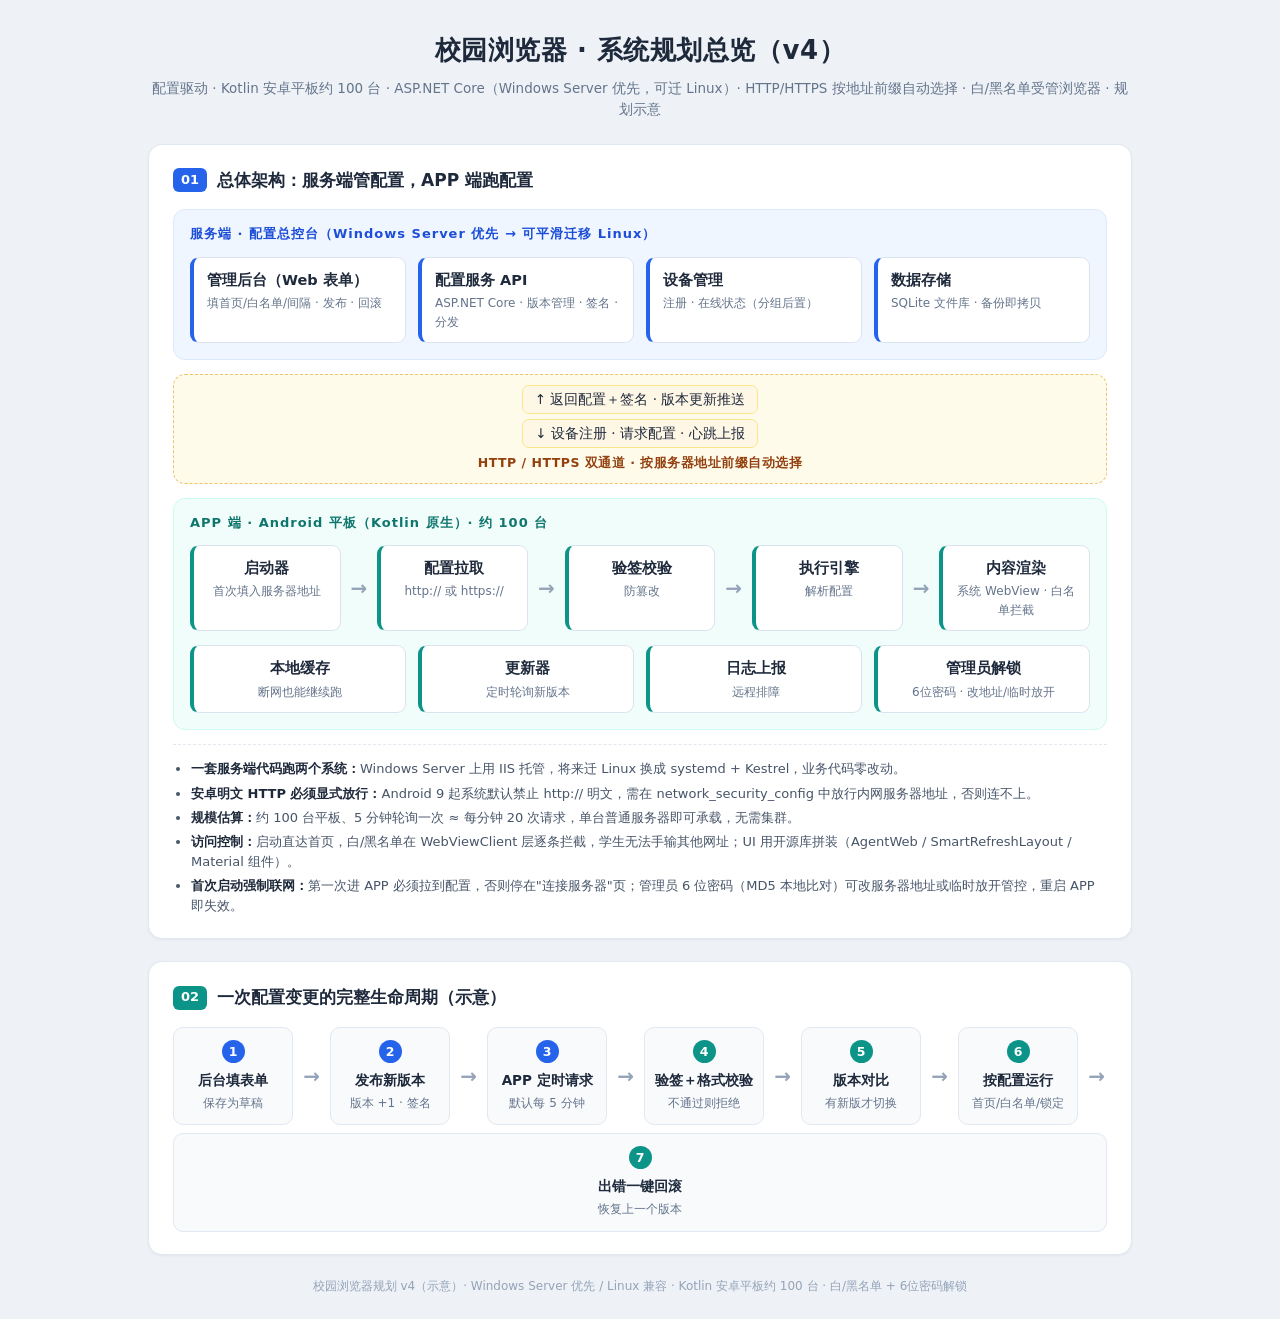
<file: docs/校园浏览器规划-架构与配置流程.html>
<!DOCTYPE html>
<html lang="zh-CN">
<head>
<meta charset="UTF-8">
<meta name="viewport" content="width=device-width, initial-scale=1.0">
<title>校园浏览器 · 规划架构与配置流程 v2（示意）</title>
<style>
  * { margin:0; padding:0; box-sizing:border-box; }
  body {
    font-family: "PingFang SC","Microsoft YaHei","Noto Sans CJK SC",system-ui,sans-serif;
    background:#eef2f7; color:#1e293b; line-height:1.55;
  }
  .wrap { max-width:1020px; margin:0 auto; padding:30px 18px 24px; }
  header { text-align:center; margin-bottom:24px; }
  h1 { font-size:26px; letter-spacing:.5px; }
  .sub { font-size:13.5px; color:#64748b; margin-top:8px; }
  .card {
    background:#fff; border:1px solid #e2e8f0; border-radius:14px;
    padding:22px 24px; margin-bottom:22px; box-shadow:0 1px 3px rgba(15,23,42,.05);
  }
  .card h2 { font-size:17px; display:flex; align-items:center; gap:10px; margin-bottom:16px; }
  .tag {
    display:inline-flex; align-items:center; justify-content:center;
    min-width:30px; height:24px; padding:0 8px; border-radius:6px;
    color:#fff; font-size:13px; font-weight:700;
  }
  .tag-s { background:#2563eb; }
  .tag-f { background:#0d9488; }

  .layer { border-radius:12px; padding:14px 16px 16px; }
  .layer-server { background:#eff6ff; border:1px solid #dbeafe; }
  .layer-app   { background:#f0fdfa; border:1px solid #ccfbf1; }
  .layer-label { font-size:13px; font-weight:700; letter-spacing:1px; margin-bottom:12px; }
  .layer-server .layer-label { color:#1d4ed8; }
  .layer-app   .layer-label { color:#0f766e; }

  .boxes { display:flex; flex-wrap:wrap; gap:12px; }
  .box {
    flex:1 1 180px; min-width:160px;
    background:#fff; border:1px solid #dbe3ee; border-radius:9px;
    padding:11px 13px; font-size:14px;
  }
  .layer-server .box { border-left:4px solid #2563eb; }
  .layer-app .box   { border-left:4px solid #0d9488; }
  .box-title { font-weight:600; font-size:14.5px; }
  .box-desc, .s { font-size:12px; color:#64748b; margin-top:3px; }

  .net {
    background:#fffbeb; border:1.5px dashed #f0c36b; border-radius:12px;
    padding:10px 14px; margin:14px 0; display:flex; flex-direction:column;
    align-items:center; gap:5px;
  }
  .net-line {
    font-size:13.5px; background:#fff7e6; border:1px solid #fde68a;
    border-radius:7px; padding:3px 12px;
  }
  .net-tag { font-size:12.5px; color:#92400e; font-weight:700; letter-spacing:.5px; }

  .pipeline { display:flex; flex-wrap:wrap; align-items:stretch; gap:8px; }
  .pipeline .box { flex:1 1 130px; text-align:center; min-width:120px; }
  .pipeline .box .s { display:block; }
  .arr {
    align-self:center; color:#94a3b8; font-size:20px; font-weight:700;
    padding:0 2px; line-height:1;
  }
  .support { display:flex; flex-wrap:wrap; gap:12px; margin-top:14px; }
  .support .box { text-align:center; }
  .support .box .s { display:block; }

  .note {
    font-size:13px; color:#475569; margin-top:14px;
    border-top:1px dashed #e2e8f0; padding-top:10px;
  }
  .note b { color:#1e293b; }
  .note li { margin-left:18px; margin-top:4px; }

  .flow { display:flex; flex-wrap:wrap; align-items:stretch; gap:8px; margin-top:4px; }
  .step {
    flex:1 1 116px; min-width:112px; background:#f8fafc;
    border:1px solid #e2e8f0; border-radius:10px; padding:12px 10px;
    text-align:center; font-size:13.5px; font-weight:600;
  }
  .step i {
    display:flex; align-items:center; justify-content:center;
    width:23px; height:23px; margin:0 auto 7px; border-radius:50%;
    background:#2563eb; color:#fff; font-style:normal; font-size:12.5px; font-weight:700;
  }
  .step:nth-child(n+7) i { background:#0d9488; }
  .step span { display:block; font-size:12px; color:#64748b; font-weight:400; margin-top:3px; }
  .flow .arr { align-self:center; }

  footer { text-align:center; font-size:12px; color:#94a3b8; margin-top:6px; }
</style>
</head>
<body>
<div class="wrap">

  <header>
    <h1>校园浏览器 · 系统规划总览（v4）</h1>
    <p class="sub">配置驱动 · Kotlin 安卓平板约 100 台 · ASP.NET Core（Windows Server 优先，可迁 Linux）· HTTP/HTTPS 按地址前缀自动选择 · 白/黑名单受管浏览器 · 规划示意</p>
  </header>

  <section class="card">
    <h2><span class="tag tag-s">01</span>总体架构：服务端管配置，APP 端跑配置</h2>

    <div class="layer layer-server">
      <div class="layer-label">服务端 · 配置总控台（Windows Server 优先 → 可平滑迁移 Linux）</div>
      <div class="boxes">
        <div class="box">
          <div class="box-title">管理后台（Web 表单）</div>
          <div class="box-desc">填首页/白名单/间隔 · 发布 · 回滚</div>
        </div>
        <div class="box">
          <div class="box-title">配置服务 API</div>
          <div class="box-desc">ASP.NET Core · 版本管理 · 签名 · 分发</div>
        </div>
        <div class="box">
          <div class="box-title">设备管理</div>
          <div class="box-desc">注册 · 在线状态（分组后置）</div>
        </div>
        <div class="box">
          <div class="box-title">数据存储</div>
          <div class="box-desc">SQLite 文件库 · 备份即拷贝</div>
        </div>
      </div>
    </div>

    <div class="net">
      <div class="net-line">↑ 返回配置＋签名 · 版本更新推送</div>
      <div class="net-line">↓ 设备注册 · 请求配置 · 心跳上报</div>
      <div class="net-tag">HTTP / HTTPS 双通道 · 按服务器地址前缀自动选择</div>
    </div>

    <div class="layer layer-app">
      <div class="layer-label">APP 端 · Android 平板（Kotlin 原生）· 约 100 台</div>
      <div class="pipeline">
        <div class="box"><div class="box-title">启动器</div><span class="s">首次填入服务器地址</span></div>
        <div class="arr">→</div>
        <div class="box"><div class="box-title">配置拉取</div><span class="s">http:// 或 https://</span></div>
        <div class="arr">→</div>
        <div class="box"><div class="box-title">验签校验</div><span class="s">防篡改</span></div>
        <div class="arr">→</div>
        <div class="box"><div class="box-title">执行引擎</div><span class="s">解析配置</span></div>
        <div class="arr">→</div>
        <div class="box"><div class="box-title">内容渲染</div><span class="s">系统 WebView · 白名单拦截</span></div>
      </div>
      <div class="support">
        <div class="box"><div class="box-title">本地缓存</div><span class="s">断网也能继续跑</span></div>
        <div class="box"><div class="box-title">更新器</div><span class="s">定时轮询新版本</span></div>
        <div class="box"><div class="box-title">日志上报</div><span class="s">远程排障</span></div>
        <div class="box"><div class="box-title">管理员解锁</div><span class="s">6位密码 · 改地址/临时放开</span></div>
      </div>
    </div>

    <ul class="note">
      <li><b>一套服务端代码跑两个系统：</b>Windows Server 上用 IIS 托管，将来迁 Linux 换成 systemd + Kestrel，业务代码零改动。</li>
      <li><b>安卓明文 HTTP 必须显式放行：</b>Android 9 起系统默认禁止 http:// 明文，需在 network_security_config 中放行内网服务器地址，否则连不上。</li>
      <li><b>规模估算：</b>约 100 台平板、5 分钟轮询一次 ≈ 每分钟 20 次请求，单台普通服务器即可承载，无需集群。</li>
      <li><b>访问控制：</b>启动直达首页，白/黑名单在 WebViewClient 层逐条拦截，学生无法手输其他网址；UI 用开源库拼装（AgentWeb / SmartRefreshLayout / Material 组件）。</li>
      <li><b>首次启动强制联网：</b>第一次进 APP 必须拉到配置，否则停在"连接服务器"页；管理员 6 位密码（MD5 本地比对）可改服务器地址或临时放开管控，重启 APP 即失效。</li>
    </ul>
  </section>

  <section class="card">
    <h2><span class="tag tag-f">02</span>一次配置变更的完整生命周期（示意）</h2>
    <div class="flow">
      <div class="step"><i>1</i>后台填表单<span>保存为草稿</span></div>
      <div class="arr">→</div>
      <div class="step"><i>2</i>发布新版本<span>版本 +1 · 签名</span></div>
      <div class="arr">→</div>
      <div class="step"><i>3</i>APP 定时请求<span>默认每 5 分钟</span></div>
      <div class="arr">→</div>
      <div class="step"><i>4</i>验签＋格式校验<span>不通过则拒绝</span></div>
      <div class="arr">→</div>
      <div class="step"><i>5</i>版本对比<span>有新版才切换</span></div>
      <div class="arr">→</div>
      <div class="step"><i>6</i>按配置运行<span>首页/白名单/锁定</span></div>
      <div class="arr">→</div>
      <div class="step"><i>7</i>出错一键回滚<span>恢复上一个版本</span></div>
    </div>
  </section>

  <footer>校园浏览器规划 v4（示意）· Windows Server 优先 / Linux 兼容 · Kotlin 安卓平板约 100 台 · 白/黑名单 + 6位密码解锁</footer>

</div>
</body>
</html>
</file>
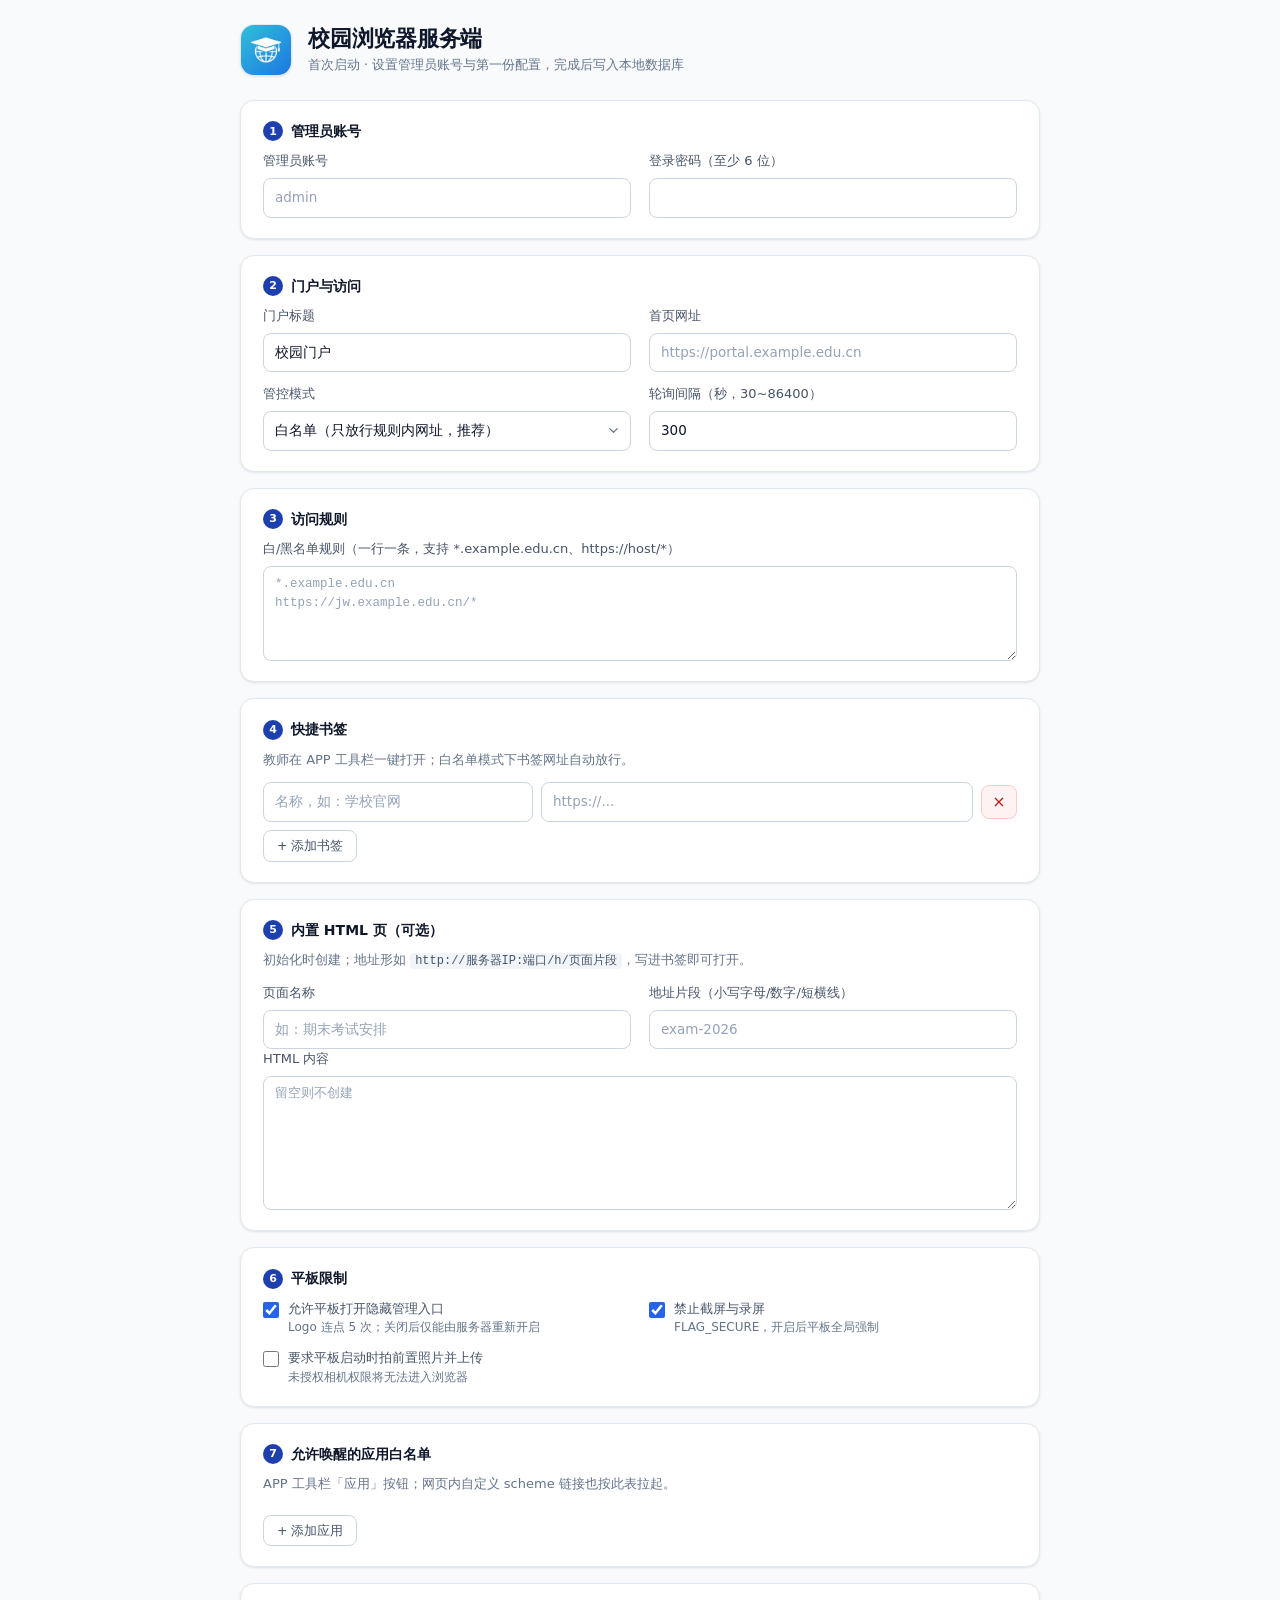
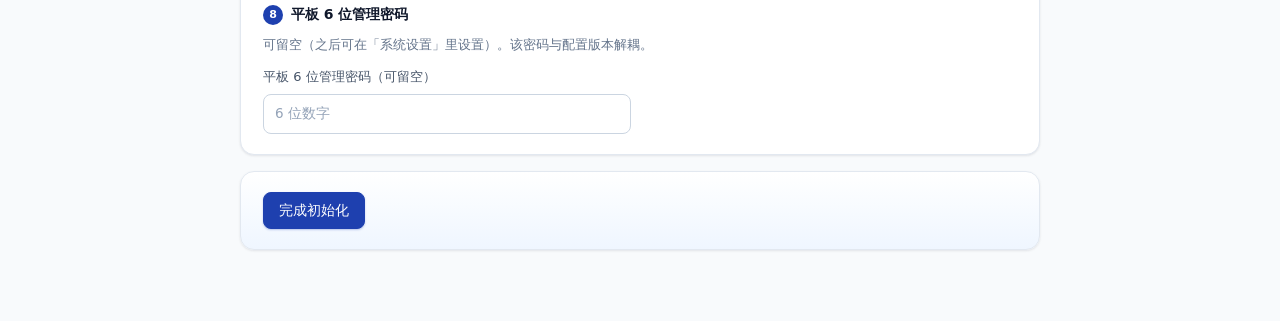
<file: wwwroot/setup.html>
<!DOCTYPE html>
<html lang="zh-CN">
<head>
  <meta charset="UTF-8">
  <meta name="viewport" content="width=device-width, initial-scale=1.0">
  <meta name="color-scheme" content="light">
  <title>初始化向导 · 校园浏览器服务端</title>
  <link rel="icon" href="favicon.ico">
  <link rel="stylesheet" href="styles.css">
</head>
<body class="page-setup">
<div class="wrap">
  <header class="page-header">
    <img src="logo.png" alt="校园浏览器 logo" class="page-logo">
    <div>
      <h1>校园浏览器服务端</h1>
      <p class="muted">首次启动 · 设置管理员账号与第一份配置，完成后写入本地数据库</p>
    </div>
  </header>

  <!-- 首次启动初始化向导 -->
  <section id="screen-setup">
    <div class="card">
      <h3 class="section-title">管理员账号</h3>
      <div class="grid">
        <label>管理员账号<input id="setup-username" autocomplete="username" placeholder="admin"></label>
        <label>登录密码（至少 6 位）<input id="setup-password" type="password" autocomplete="new-password"></label>
      </div>
    </div>

    <div class="card">
      <h3 class="section-title">门户与访问</h3>
      <div class="grid">
        <label>门户标题<input id="setup-title" value="校园门户"></label>
        <label>首页网址<input id="setup-home" placeholder="https://portal.example.edu.cn"></label>
        <label>管控模式
          <select id="setup-mode">
            <option value="whitelist">白名单（只放行规则内网址，推荐）</option>
            <option value="blacklist">黑名单（默认全放行，仅拦截规则内网址）</option>
          </select>
        </label>
        <label>轮询间隔（秒，30~86400）<input id="setup-interval" type="number" value="300" min="30"></label>
      </div>
    </div>

    <div class="card">
      <h3 class="section-title">访问规则</h3>
      <div class="grid">
        <label class="full">白/黑名单规则（一行一条，支持 *.example.edu.cn、https://host/*）
          <textarea id="setup-rules" rows="4" placeholder="*.example.edu.cn&#10;https://jw.example.edu.cn/*"></textarea>
        </label>
      </div>
    </div>

    <div class="card">
      <h3 class="section-title">快捷书签</h3>
      <p class="muted">教师在 APP 工具栏一键打开；白名单模式下书签网址自动放行。</p>
      <div id="setup-bookmarks" class="bm-editor"></div>
      <button type="button" id="btn-setup-add-bm" class="ghost add-bm">+ 添加书签</button>
    </div>

    <div class="card">
      <h3 class="section-title">内置 HTML 页（可选）</h3>
      <p class="muted">初始化时创建；地址形如 <code>http://服务器IP:端口/h/页面片段</code>，写进书签即可打开。</p>
      <div id="setup-html" class="html-editor">
        <div class="grid">
          <label>页面名称<input id="setup-html-title" placeholder="如：期末考试安排"></label>
          <label>地址片段（小写字母/数字/短横线）<input id="setup-html-slug" placeholder="exam-2026"></label>
        </div>
        <label>HTML 内容<textarea id="setup-html-body" rows="6" spellcheck="false" placeholder="留空则不创建"></textarea></label>
      </div>
    </div>

    <div class="card">
      <h3 class="section-title">平板限制</h3>
      <div class="grid">
        <label class="chk"><input id="setup-hidden-entry" type="checkbox" checked>
          <span>允许平板打开隐藏管理入口<em>Logo 连点 5 次；关闭后仅能由服务器重新开启</em></span>
        </label>
        <label class="chk"><input id="setup-block-screenshot" type="checkbox" checked>
          <span>禁止截屏与录屏<em>FLAG_SECURE，开启后平板全局强制</em></span>
        </label>
        <label class="chk full"><input id="setup-require-photo" type="checkbox">
          <span>要求平板启动时拍前置照片并上传<em>未授权相机权限将无法进入浏览器</em></span>
        </label>
      </div>
    </div>

    <div class="card">
      <h3 class="section-title">允许唤醒的应用白名单</h3>
      <p class="muted">APP 工具栏「应用」按钮；网页内自定义 scheme 链接也按此表拉起。</p>
      <div id="setup-apps" class="app-editor"></div>
      <button type="button" id="btn-setup-add-app" class="ghost add-bm">+ 添加应用</button>
    </div>

    <div class="card">
      <h3 class="section-title">平板 6 位管理密码</h3>
      <p class="muted">可留空（之后可在「系统设置」里设置）。该密码与配置版本解耦。</p>
      <div class="grid">
        <label>平板 6 位管理密码（可留空）<input id="setup-pin" inputmode="numeric" maxlength="6" placeholder="6 位数字"></label>
      </div>
    </div>

    <div class="card actions-card">
      <button id="btn-setup" class="primary">完成初始化</button>
      <p id="setup-msg" class="msg"></p>
    </div>
  </section>
</div>
<script src="js/core.js"></script>
<script src="js/setup.js"></script>
</body>
</html>
</file>
<file: wwwroot/styles.css>
/* ==========================================================================
   校园浏览器 · 服务端后台样式
   设计基调：Data-Dense Dashboard —— 蓝色数据主色 + 琥珀色行动点，4/8 网格，紧凑
   约束（不可破坏）：
     · 零依赖、无构建：本文件是唯一 CSS 入口
     · CSP 为 default-src 'self'：禁止外链字体/图片，只能用系统字体栈
     · 所有既有 DOM id / 类名保持不变（.buildtools/smoketest 按 id 建桩）
   颜色一律走语义令牌，禁止在组件里直接写裸 hex（图表 JS 内联 SVG 除外）
   ========================================================================== */

/* ---------- 1. 设计令牌 ---------- */
:root {
  color-scheme: light;

  /* 字体：西文优先 -> 中文回退；等宽用于代码/规则/HTML 编辑 */
  --font-sans: -apple-system, BlinkMacSystemFont, "Segoe UI", "PingFang SC",
    "Hiragino Sans GB", "Microsoft YaHei UI", "Microsoft YaHei", system-ui, sans-serif;
  --font-mono: ui-monospace, SFMono-Regular, "SF Mono", Menlo, Consolas,
    "Microsoft YaHei", monospace;

  /* 品牌色（data blue） */
  --c-primary: #1e40af;
  --c-primary-600: #2563eb;
  --c-primary-500: #3b82f6;
  --c-primary-100: #dbeafe;
  --c-primary-50: #eff6ff;

  /* 行动点（琥珀；由 #f59e0b 压深以满足正文 3:1） */
  --c-accent: #b45309;
  --c-accent-100: #fde68a;
  --c-accent-50: #fffbeb;

  /* 中性色 */
  --c-bg: #f8fafc;
  --c-surface: #ffffff;
  --c-surface-2: #f1f5f9;
  --c-surface-3: #e9eef6;
  --c-border: #e2e8f0;
  --c-border-strong: #cbd5e1;
  --c-border-hover: #b6c2d4;
  --c-text: #0f172a;
  --c-text-2: #475569;
  --c-text-3: #64748b;
  --c-text-4: #94a3b8;

  /* 状态色 */
  --c-ok: #047857;
  --c-ok-50: #ecfdf5;
  --c-ok-border: #a7f3d0;
  --c-danger: #b91c1c;
  --c-danger-50: #fef2f2;
  --c-danger-border: #fecaca;
  --c-warn: #b45309;
  --c-warn-50: #fffbeb;
  /* 派生色：组件只引用这些令牌，不在规则里写裸 hex */
  --c-accent-200: #fcd34d;
  --c-accent-hover: #fef3c7;
  --c-danger-100: #fee2e2;
  --c-danger-300: #fca5a5;
  --c-ok-600: #059669;
  --c-warn-600: #d97706;
  --c-divider: #eef2f7;
  --c-row-alt: #fbfcfe;
  --c-on-primary: #ffffff;
  --c-primary-glow: #e6efff;

  /* 圆角 */
  --r-xs: 4px;
  --r-sm: 6px;
  --r: 8px;
  --r-md: 10px;
  --r-lg: 14px;
  --r-xl: 16px;
  --r-pill: 999px;

  /* 阴影 / 焦点环 */
  --sh-1: 0 1px 2px rgba(15, 23, 42, .04), 0 1px 3px rgba(15, 23, 42, .06);
  --sh-2: 0 4px 14px rgba(15, 23, 42, .08);
  --sh-3: 0 20px 50px rgba(15, 23, 42, .22);
  --ring: 0 0 0 3px rgba(37, 99, 235, .18);

  /* 间距：4/8 节奏 */
  --sp-1: 4px;
  --sp-2: 8px;
  --sp-3: 12px;
  --sp-4: 16px;
  --sp-5: 24px;
  --sp-6: 32px;

  /* 动效 */
  --ease: cubic-bezier(.2, .7, .3, 1);
  --dur-1: 110ms;
  --dur-2: 180ms;
  --dur-3: 260ms;
}

/* ---------- 2. 基础 ---------- */
*,
*::before,
*::after { box-sizing: border-box; margin: 0; padding: 0; }

body {
  font-family: var(--font-sans);
  font-size: 14px;
  line-height: 1.6;
  background: var(--c-bg);
  color: var(--c-text);
  -webkit-font-smoothing: antialiased;
  text-rendering: optimizeLegibility;
}

::selection { background: var(--c-primary-100); color: var(--c-text); }

* { scrollbar-width: thin; scrollbar-color: var(--c-border-strong) transparent; }
::-webkit-scrollbar { width: 10px; height: 10px; }
::-webkit-scrollbar-thumb {
  background: var(--c-border-strong); border-radius: var(--r-pill);
  border: 2px solid transparent; background-clip: content-box;
}
::-webkit-scrollbar-thumb:hover { background: var(--c-border-hover); background-clip: content-box; }
::-webkit-scrollbar-track { background: transparent; }

.page-logo { object-fit: contain; }

.wrap { max-width: 1180px; margin: 0 auto; padding: 24px 20px 56px; }

h1 { font-size: 22px; font-weight: 700; line-height: 1.3; letter-spacing: -.01em; }
h2 { font-size: 17px; font-weight: 600; line-height: 1.4; }
h3 { font-size: 14.5px; font-weight: 600; line-height: 1.45; }

.card h2 { margin-bottom: var(--sp-4); }
.card h3 { margin-bottom: 10px; }

code {
  font-family: var(--font-mono);
  font-size: 12px;
  background: var(--c-surface-2);
  border-radius: var(--r-xs);
  padding: 1px 5px;
  color: var(--c-text-2);
}

.muted { color: var(--c-text-3); font-size: 13px; }
p.muted { margin: 4px 0 12px; }
.hidden { display: none !important; }

/* ---------- 3. 页头 ---------- */
.page-header {
  display: flex; align-items: center; gap: var(--sp-3) var(--sp-4);
  text-align: left; margin-bottom: var(--sp-5);
}
.page-header h1 { color: var(--c-text); }
.page-header .muted { margin: 1px 0 0; font-size: 12.5px; color: var(--c-text-3); }
.page-logo {
  width: 52px; height: 52px; flex: 0 0 auto; border-radius: var(--r-lg);
  background: var(--c-surface); border: 1px solid var(--c-border); box-shadow: var(--sh-1);
}

/* ---------- 4. 卡片 ---------- */
.card {
  background: var(--c-surface);
  border: 1px solid var(--c-border);
  border-radius: var(--r-lg);
  padding: 20px 22px;
  margin-bottom: var(--sp-4);
  box-shadow: var(--sh-1);
  transition: border-color var(--dur-2) var(--ease), box-shadow var(--dur-2) var(--ease);
}
/* 卡片内有输入焦点时轻微提亮，替代"卡片悬浮"——静态表单不需要 hover 位移 */
.card:focus-within { border-color: var(--c-primary-100); box-shadow: var(--sh-2); }
.card > :last-child { margin-bottom: 0; }
.narrow { max-width: 400px; margin-inline: auto; }
.actions-card { background: linear-gradient(180deg, var(--c-surface) 0%, var(--c-primary-50) 100%); }

.bar {
  display: flex; justify-content: space-between; align-items: center;
  gap: var(--sp-3); flex-wrap: wrap; margin: 2px 2px var(--sp-4);
}
.bar h2 { margin: 0; }
.bar > div { display: flex; gap: var(--sp-2); align-items: center; }
.bar > div .ghost { margin-left: 0; }

/* 卡片内小节标题：左侧色条 + 加粗标题（v0.8.3 配置分组） */
.section-title {
  display: flex; align-items: center; gap: var(--sp-2);
  font-size: 14px; font-weight: 600; color: var(--c-text);
  margin-bottom: var(--sp-3);
}
.section-title::before {
  content: ""; width: 3px; height: 15px; flex: 0 0 auto;
  border-radius: var(--r-pill); background: var(--c-primary-600);
}

/* ---------- 5. 表单 ---------- */
.grid { display: grid; grid-template-columns: 1fr 1fr; gap: var(--sp-3) 18px; }
label {
  display: flex; flex-direction: column; gap: 6px;
  font-size: 13px; font-weight: 500; color: var(--c-text-2);
}
label.full { grid-column: 1 / -1; }

input, select, textarea {
  font: inherit; font-size: 13.5px; font-weight: 400;
  width: 100%; padding: 8px 11px;
  color: var(--c-text); background: var(--c-surface);
  border: 1px solid var(--c-border-strong); border-radius: var(--r);
  transition: border-color var(--dur-1) var(--ease), box-shadow var(--dur-1) var(--ease),
    background var(--dur-1) var(--ease);
}
input::placeholder, textarea::placeholder { color: var(--c-text-4); }
/* 下拉框统一自绘箭头（CSP 已放行 img-src data:，不引入外部资源） */
select {
  appearance: none; -webkit-appearance: none;
  padding-right: 30px;
  background-image: url("data:image/svg+xml,%3Csvg xmlns='http://www.w3.org/2000/svg' viewBox='0 0 24 24' fill='none' stroke='%2364748b' stroke-width='2' stroke-linecap='round' stroke-linejoin='round'%3E%3Cpath d='M6 9l6 6 6-6'/%3E%3C/svg%3E");
  background-repeat: no-repeat;
  background-position: right 9px center;
  background-size: 15px 15px;
}
input:hover, select:hover, textarea:hover { border-color: var(--c-border-hover); }
input:focus, select:focus, textarea:focus {
  outline: none; border-color: var(--c-primary-600); box-shadow: var(--ring);
}
input:disabled, select:disabled, textarea:disabled { background: var(--c-surface-2); color: var(--c-text-4); cursor: not-allowed; }
textarea[readonly] { background: var(--c-surface-2); }

/* 关键修复（v0.8.3）：复选框/单选钮不受 width:100% 影响，否则会被拉满整格并挤到行尾 */
input[type="checkbox"], input[type="radio"] {
  width: 16px; height: 16px; flex: 0 0 auto; margin: 0; padding: 0;
  accent-color: var(--c-primary-600); cursor: pointer;
}
input[type="search"] { font-size: 13px; }
textarea {
  resize: vertical; min-height: 72px;
  font-family: var(--font-mono); font-size: 12.5px; line-height: 1.55;
}

/* 勾选式字段：整行 [勾选框] 说明文字，第二行小字灰字 */
label.chk {
  flex-direction: row; align-items: flex-start; gap: 9px;
  font-size: 13px; font-weight: 400; line-height: 1.5; cursor: pointer;
  color: var(--c-text-2);
}
label.chk input[type="checkbox"] { margin-top: 3px; }
label.chk:hover { color: var(--c-text); }
label.chk span { display: block; }
label.chk span em { display: block; font-style: normal; color: var(--c-text-3); font-size: 12px; }

/* ---------- 6. 按钮 ---------- */
button {
  font: inherit; font-size: 13.5px; font-weight: 500; line-height: 1.4;
  display: inline-flex; align-items: center; justify-content: center; gap: 6px;
  padding: 8px 15px; border-radius: var(--r); border: 1px solid transparent;
  cursor: pointer; white-space: nowrap;
  transition: background var(--dur-1) var(--ease), border-color var(--dur-1) var(--ease),
    color var(--dur-1) var(--ease), box-shadow var(--dur-2) var(--ease),
    transform var(--dur-1) var(--ease);
}
button svg { width: 15px; height: 15px; flex: 0 0 auto; }
button:hover { text-decoration: none; }
button:active { transform: scale(.98); }
button:disabled { opacity: .55; cursor: not-allowed; transform: none; }
button:focus-visible { outline: 2px solid var(--c-primary-600); outline-offset: 2px; }

.primary {
  background: var(--c-primary); border-color: var(--c-primary); color: var(--c-on-primary);
  box-shadow: 0 1px 2px rgba(30, 64, 175, .28);
}
.primary:hover { background: var(--c-primary-600); border-color: var(--c-primary-600); }
.ghost {
  background: var(--c-surface); border-color: var(--c-border-strong);
  color: var(--c-text-2); margin-left: var(--sp-2);
}
.ghost:hover { background: var(--c-surface-2); border-color: var(--c-border-hover); color: var(--c-text); }
.mini {
  padding: 4px 10px; font-size: 12px; font-weight: 500;
  background: var(--c-accent-50); border-color: var(--c-accent-100); color: var(--c-accent);
  border-radius: var(--r-sm);
}
.mini:hover { background: var(--c-accent-hover); border-color: var(--c-accent-200); }
.ghost.danger { border-color: var(--c-danger-border); color: var(--c-danger); }
.ghost.danger:hover { background: var(--c-danger-50); border-color: var(--c-danger-300); }

/* ---------- 7. 提示 / 状态 ---------- */
.msg { font-size: 13px; margin-top: var(--sp-3); min-height: 18px; }
.msg:empty { display: none; }
.msg.ok, .msg.err {
  padding: 9px 12px; border-radius: var(--r); border: 1px solid transparent; border-left-width: 3px;
}
.msg.ok { background: var(--c-ok-50); border-color: var(--c-ok-border); color: var(--c-ok); }
.msg.err { background: var(--c-danger-50); border-color: var(--c-danger-border); color: var(--c-danger); }

/* 设备状态：JS 只输出一个 ● 字符，状态文字在 span 外面 */
.dot-online-text, .dot-offline-text { font-size: 11px; line-height: 1; }
.dot-online-text { color: var(--c-ok-600); }
.dot-offline-text { color: var(--c-border-strong); }

/* ---------- 8. 表格 ---------- */
.table-scroll {
  overflow: auto; max-height: min(64vh, 720px);
  background: var(--c-surface);
  border: 1px solid var(--c-border); border-radius: var(--r-md);
}
.table-scroll table { min-width: 760px; }

table { width: 100%; border-collapse: collapse; font-size: 13px; font-variant-numeric: tabular-nums; }
thead th {
  position: sticky; top: 0; z-index: 2;
  background: var(--c-surface-2); color: var(--c-text-3);
  font-size: 12px; font-weight: 600; letter-spacing: .01em;
  text-align: left; white-space: nowrap; padding: 9px 12px;
  box-shadow: inset 0 -1px 0 var(--c-border);
}
tbody td {
  padding: 9px 12px; text-align: left; vertical-align: middle;
  color: var(--c-text-2); border-bottom: 1px solid var(--c-divider);
}
tbody tr:last-child td { border-bottom: none; }
tbody tr:nth-child(even) td { background: var(--c-row-alt); }
tbody tr:hover td { background: var(--c-primary-50); }
td.muted { color: var(--c-text-3); text-align: center; padding: 28px 12px; }
td code { font-size: 11.5px; }
td.nowrap { white-space: nowrap; }
tr.row-warn td { background: var(--c-danger-50); }
tr.row-warn td:first-child { box-shadow: inset 3px 0 0 var(--c-danger-300); }

#ta-pubkey { background: var(--c-surface-2); font-size: 11.5px; line-height: 1.5; }
#tbl-logs td { font-size: 12.5px; }
#tbl-logs td.detail { max-width: 360px; word-break: break-word; }

/* ---------- 9. 标签页（分段控件，滚动吸顶） ---------- */
.tabs {
  display: flex; gap: 2px; padding: 4px;
  background: var(--c-surface-2); border: 1px solid var(--c-border);
  border-radius: var(--r-md); margin-bottom: 18px;
  overflow-x: auto; scrollbar-width: none;
  position: sticky; top: 0; z-index: 30;
}
.tabs::-webkit-scrollbar { display: none; }
.tab {
  flex: 0 0 auto; padding: 7px 14px; border: none; border-radius: var(--r);
  background: transparent; color: var(--c-text-3);
  font-size: 13.5px; font-weight: 500;
  transition: background var(--dur-2) var(--ease), color var(--dur-2) var(--ease),
    box-shadow var(--dur-2) var(--ease);
}
.tab svg { width: 15px; height: 15px; opacity: .75; transition: opacity var(--dur-2) var(--ease); }
.tab:hover { background: rgba(255, 255, 255, .75); color: var(--c-text); }
.tab.active {
  background: var(--c-surface); color: var(--c-primary);
  font-weight: 600; box-shadow: var(--sh-1);
}
.tab.active svg { opacity: 1; color: var(--c-primary-600); }

.tab-panel { display: none; animation: panel-fade var(--dur-3) var(--ease); }
.tab-panel.active { display: block; }
@keyframes panel-fade {
  from { opacity: 0; transform: translateY(4px); }
  to { opacity: 1; transform: translateY(0); }
}

/* ---------- 10. 列表工具栏（设备 / 日志） ---------- */
.device-toolbar h3 {
  display: flex; align-items: center; justify-content: space-between;
  gap: var(--sp-2); margin-bottom: var(--sp-3);
}
.device-controls {
  display: flex; gap: 10px; align-items: flex-end; flex-wrap: wrap;
  margin-bottom: var(--sp-4);
}
.device-controls .inline,
.device-toolbar .inline {
  flex-direction: row; align-items: center; gap: 6px;
  font-size: 13px; font-weight: 400; white-space: nowrap; color: var(--c-text-3);
}
.device-controls .inline select,
.device-toolbar .inline select { width: auto; padding: 6px 26px 6px 9px; }
.device-controls .inline input { width: auto; padding: 6px 9px; }
.device-controls input[type="search"] { width: 220px; }

/* 首页工具栏：标题一行、右侧「更新时间 + 自动刷新」一行 */
.home-toolbar h3 { margin-bottom: 10px; }
.home-toolbar .device-controls { align-items: center; margin-bottom: var(--sp-4); }

/* 自动刷新时间戳小胶囊 */
.inline-note {
  display: inline-flex; align-items: center; gap: 6px;
  margin: 0; padding: 1px 9px;
  font-size: 12px; font-weight: 400; color: var(--c-text-3);
  background: var(--c-surface-2); border: 1px solid var(--c-border);
  border-radius: var(--r-pill);
  font-variant-numeric: tabular-nums;
}
.inline-note:empty { display: none; }

/* ---------- 11. 首页概览 ---------- */
.stat-row { display: grid; grid-template-columns: repeat(4, 1fr); gap: var(--sp-3); }
.stat-tile {
  position: relative; overflow: hidden;
  display: flex; flex-direction: column; gap: 2px;
  padding: 15px 16px 14px;
  background: var(--c-surface); border: 1px solid var(--c-border);
  border-radius: var(--r-md); box-shadow: var(--sh-1);
  transition: border-color var(--dur-2) var(--ease), box-shadow var(--dur-2) var(--ease);
}
.stat-tile::before {
  content: ""; position: absolute; inset: 0 auto 0 0; width: 3px;
  background: var(--tile-accent, var(--c-primary-600));
}
.stat-tile:hover { border-color: var(--c-border-strong); box-shadow: var(--sh-2); }
.stat-icon { width: 18px; height: 18px; color: var(--tile-accent, var(--c-primary-600)); margin-bottom: 6px; }
.stat-num {
  font-size: 30px; font-weight: 700; line-height: 1.15;
  color: var(--c-text); font-variant-numeric: tabular-nums; letter-spacing: -.02em;
}
.stat-label { font-size: 12px; color: var(--c-text-3); font-weight: 500; }
.stat-tile:nth-child(1) { --tile-accent: var(--c-ok); }
.stat-tile:nth-child(2) { --tile-accent: var(--c-primary-600); }
.stat-tile:nth-child(3) { --tile-accent: var(--c-text-4); }
.stat-tile:nth-child(4) { --tile-accent: var(--c-warn-600); }

.chart-box { width: 100%; overflow: hidden; }
#chart-line { width: 100%; height: 260px; display: block; }
#line-empty {
  margin: 10px 0 0; padding: 12px; text-align: center;
  border: 1px dashed var(--c-border-strong); border-radius: var(--r);
  background: var(--c-surface-2); color: var(--c-text-3); font-size: 12.5px;
}

.donut-wrap { display: flex; align-items: center; gap: var(--sp-6); flex-wrap: wrap; }
#chart-donut { width: 240px; height: 240px; max-width: 100%; flex-shrink: 0; }
.donut-legend { font-size: 13.5px; line-height: 2; color: var(--c-text-2); }
.donut-legend b { color: var(--c-text); font-variant-numeric: tabular-nums; }
.donut-legend .dot {
  display: inline-block; width: 10px; height: 10px; border-radius: 50%;
  margin-right: 8px; vertical-align: 0;
}
.dot-online { background: var(--c-ok-600); }
.dot-offline { background: var(--c-border-strong); }
.donut-legend .muted {
  max-width: 320px; line-height: 1.6; margin-top: 10px; padding-top: 10px;
  border-top: 1px dashed var(--c-border-strong);
}

/* ---------- 12. 编辑器（书签 / 应用 / HTML 页） ---------- */
.bm-editor, .app-editor { display: flex; flex-direction: column; gap: var(--sp-2); margin: 6px 0 8px; }
.bm-row { display: grid; grid-template-columns: 1fr 1.6fr 36px; gap: var(--sp-2); align-items: center; }
.app-row { display: grid; grid-template-columns: 1.2fr 1.4fr 1fr 36px; gap: var(--sp-2); align-items: center; }
.bm-row .bm-del, .app-row .app-del {
  width: 100%; height: 34px; padding: 0;
  display: inline-flex; align-items: center; justify-content: center;
  font-size: 16px; line-height: 1; border-radius: var(--r);
  background: var(--c-danger-50); border: 1px solid var(--c-danger-border); color: var(--c-danger);
}
.bm-row .bm-del:hover, .app-row .app-del:hover { background: var(--c-danger-100); border-color: var(--c-danger-300); }
.add-bm { padding: 6px 13px; font-size: 12.5px; margin-left: 0; }

.html-layout { display: grid; grid-template-columns: 264px 1fr; gap: 18px; align-items: start; }
.html-list-head { display: flex; align-items: center; justify-content: space-between; gap: var(--sp-2); margin-bottom: var(--sp-2); }
.html-list-head h3 { margin: 0; }
#html-list { display: flex; flex-direction: column; gap: 6px; max-height: 520px; overflow-y: auto; }
#html-list > p.muted {
  margin: 0; padding: 18px 12px; text-align: center;
  border: 1px dashed var(--c-border-strong); border-radius: var(--r);
  background: var(--c-surface-2); color: var(--c-text-3); font-size: 12.5px;
}
.html-item {
  position: relative; padding: 9px 11px; cursor: pointer;
  background: var(--c-surface); border: 1px solid var(--c-border); border-radius: var(--r-md);
  transition: background var(--dur-2) var(--ease), border-color var(--dur-2) var(--ease);
}
.html-item:hover { background: var(--c-surface-2); border-color: var(--c-border-strong); }
.html-item.active {
  background: var(--c-primary-50); border-color: var(--c-primary-500);
  box-shadow: inset 3px 0 0 var(--c-primary-600);
}
.html-item .t { font-size: 13.5px; font-weight: 600; color: var(--c-text); }
.html-item .s { font-size: 12px; color: var(--c-text-3); word-break: break-all; }
#html-body { min-height: 320px; line-height: 1.5; }
.html-actions { display: flex; gap: var(--sp-2); flex-wrap: wrap; margin-top: var(--sp-3); }
.html-actions .ghost { margin-left: 0; }
.html-picker { display: flex; flex-direction: column; gap: 6px; margin: 6px 0 4px; }
.html-picker label { flex-direction: row; align-items: center; gap: var(--sp-2); font-size: 13px; font-weight: 400; }
.html-picker code { font-size: 11.5px; color: var(--c-text-3); }

.pager { display: flex; align-items: center; gap: var(--sp-3); margin-top: var(--sp-3); }

/* ---------- 13. 弹窗 ---------- */
.modal-backdrop {
  display: none; position: fixed; inset: 0; z-index: 100;
  align-items: center; justify-content: center; padding: 20px;
  background: rgba(15, 23, 42, .48);
  -webkit-backdrop-filter: blur(2px); backdrop-filter: blur(2px);
}
.modal-backdrop.open { display: flex; animation: backdrop-in var(--dur-2) var(--ease); }
.modal-box {
  width: 100%; max-width: 520px; max-height: 86vh; overflow-y: auto;
  padding: 24px 26px; background: var(--c-surface);
  border-radius: var(--r-xl); box-shadow: var(--sh-3);
  animation: modal-in var(--dur-3) var(--ease);
}
.modal-box h3 { font-size: 16px; margin-bottom: 2px; }
.modal-box .muted { margin: 0 0 14px; }
.modal-row { display: flex; gap: var(--sp-2); margin-bottom: 12px; }
.modal-columns { display: grid; grid-template-columns: 1fr 1fr; gap: 6px 10px; margin-bottom: 16px; }
.modal-columns .export-col {
  flex-direction: row; align-items: center; gap: 6px;
  font-size: 13px; font-weight: 400; cursor: pointer;
}
.modal-field { margin-bottom: 16px; }
.modal-label { display: block; margin-bottom: 6px; font-weight: 600; font-size: 13px; color: var(--c-text-2); }
.modal-range { display: flex; gap: var(--sp-2); align-items: center; margin-bottom: 8px; }
.modal-actions { display: flex; gap: var(--sp-2); justify-content: flex-end; }
.modal-actions .mini, .modal-actions .ghost { margin-left: 0; }

@keyframes backdrop-in { from { opacity: 0; } to { opacity: 1; } }
@keyframes modal-in {
  from { opacity: 0; transform: translateY(10px) scale(.985); }
  to { opacity: 1; transform: translateY(0) scale(1); }
}

/* ---------- 14. 页面级样式：登录 / 初始化向导 ---------- */
body.page-login {
  min-height: 100vh;
  background:
    radial-gradient(1100px 520px at 50% -8%, var(--c-primary-glow) 0%, rgba(230, 239, 255, 0) 70%),
    var(--c-bg);
}
body.page-login .wrap { max-width: 420px; padding-top: max(10vh, 48px); }
body.page-login .page-header {
  flex-direction: column; text-align: center; gap: 10px; margin-bottom: var(--sp-5);
}
body.page-login .page-logo { width: 64px; height: 64px; border-radius: var(--r-xl); box-shadow: var(--sh-2); }
body.page-login .page-header h1 { font-size: 20px; }
body.page-login #screen-login { padding: 26px 24px; border-radius: var(--r-xl); box-shadow: var(--sh-2); }
body.page-login #screen-login h2 { font-size: 16px; margin-bottom: var(--sp-4); }
body.page-login #screen-login label + label { margin-top: var(--sp-3); }
body.page-login #btn-login { width: 100%; margin-top: var(--sp-4); padding: 10px 16px; font-size: 14px; }
body.page-login input { padding: 9px 11px; }

body.page-admin .wrap { padding-top: var(--sp-6); }

body.page-setup .wrap { max-width: 840px; }/* 初始化向导：把分组标题升级为带序号步骤，降低长表单的迷失感 */
body.page-setup { counter-reset: setup-step; }
body.page-setup .card { counter-increment: setup-step; }
body.page-setup .section-title::before {
  content: counter(setup-step);
  display: inline-flex; align-items: center; justify-content: center;
  width: 20px; height: 20px; border-radius: 50%;
  background: var(--c-primary); color: var(--c-on-primary);
  font-size: 11px; font-weight: 700; line-height: 1;
}

/* ---------- 15. 响应式 ---------- */
@media (max-width: 900px) {
  .html-layout { grid-template-columns: 1fr; }
  #html-list { max-height: 260px; }
}
@media (max-width: 820px) {
  .stat-row { grid-template-columns: repeat(2, 1fr); }
  .donut-wrap { gap: var(--sp-4); }
  .donut-legend .muted { border-top: none; padding-top: 0; margin-top: 0; }
}
@media (max-width: 640px) {
  .wrap { padding: 18px 14px 44px; }
  .grid { grid-template-columns: 1fr; }
  .page-header { gap: 10px 12px; margin-bottom: var(--sp-4); }
  .page-header h1 { font-size: 18px; }
  .page-logo { width: 44px; height: 44px; border-radius: var(--r-md); }
  .card { padding: 16px 16px; }
  .device-controls { flex-direction: column; align-items: stretch; }
  .device-controls input[type="search"] { width: 100%; }
  .device-controls .inline { justify-content: space-between; }
  .stat-num { font-size: 26px; }
  #chart-line { height: 200px; }
  .modal-columns { grid-template-columns: 1fr; }
  .modal-box { padding: 20px 18px; }
  .bm-row { grid-template-columns: 1fr 36px; grid-auto-rows: min-content; }
  .bm-row .bm-title, .bm-row .bm-url { grid-column: 1; }
  .bm-row .bm-del { grid-column: 2; grid-row: 1 / span 2; height: 100%; }
  .app-row { grid-template-columns: 1fr 36px; grid-auto-rows: min-content; }
  .app-row .app-label, .app-row .app-pkg, .app-row .app-scheme { grid-column: 1; }
  .app-row .app-del { grid-column: 2; grid-row: 1 / span 3; height: 100%; }
}

/* ---------- 16. 无障碍 / 动效偏好 ---------- */
@media (prefers-reduced-motion: reduce) {
  *, *::before, *::after {
    animation-duration: .01ms !important;
    animation-iteration-count: 1 !important;
    transition-duration: .01ms !important;
    scroll-behavior: auto !important;
  }
}
</file>
